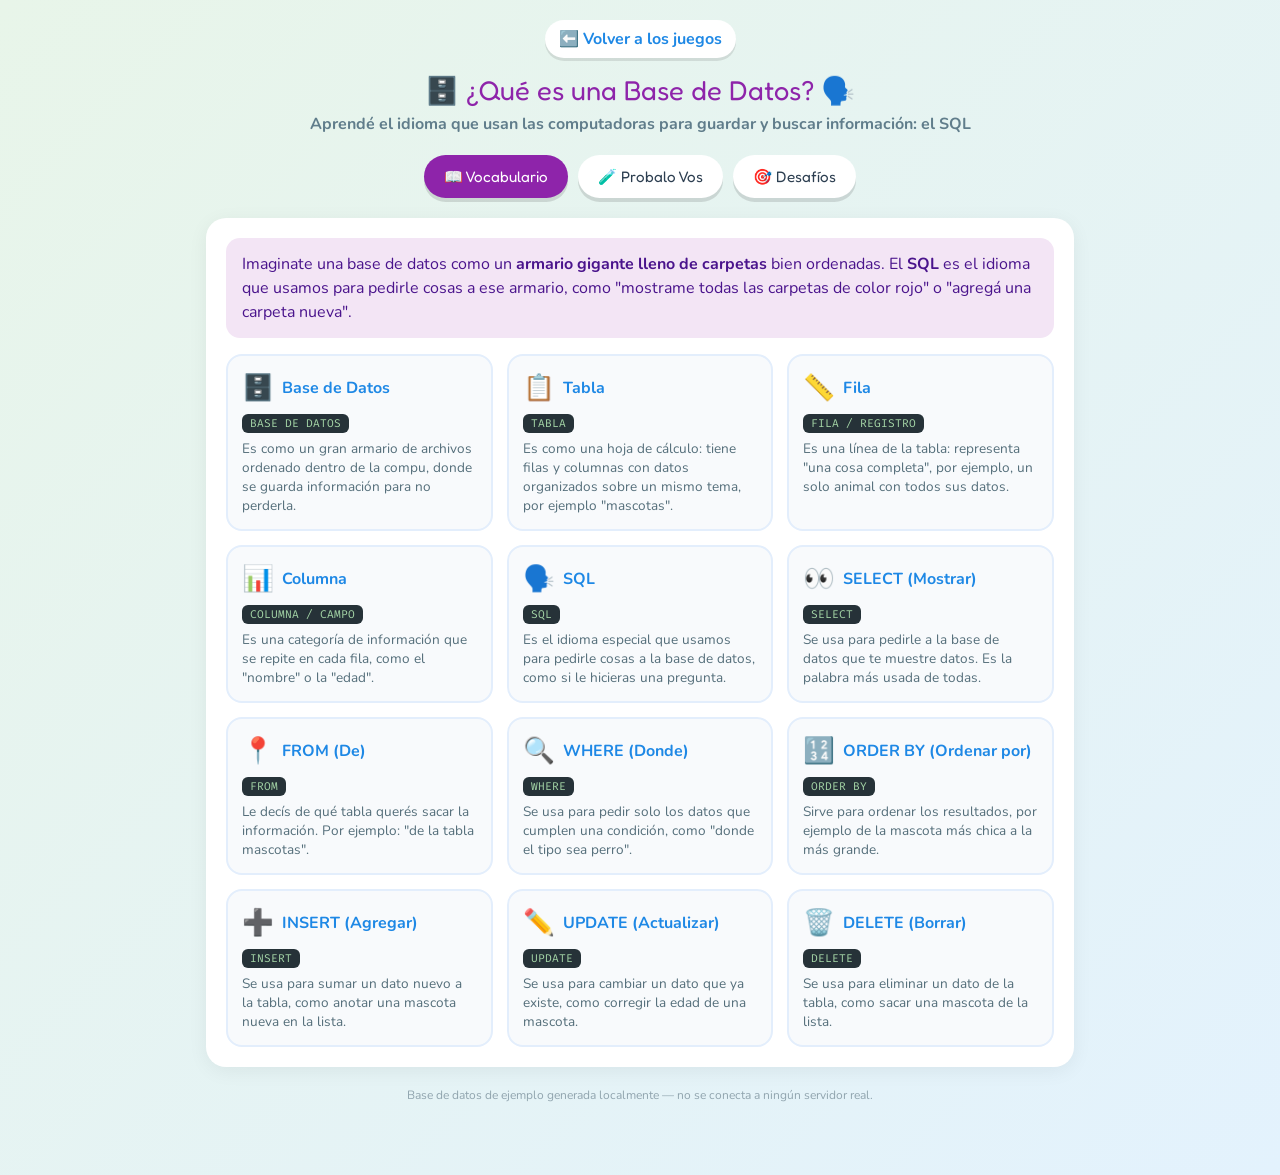
<file: explicacion-sql/index.html>
<!DOCTYPE html>
<html lang="es">

<head>
    <meta charset="UTF-8">
    <meta name="viewport" content="width=device-width, initial-scale=1.0">
    <title>¿Qué es SQL?</title>

    <link href="https://fonts.googleapis.com/css2?family=Fredoka+One&family=Nunito:wght@400;700;900&family=Fira+Code:wght@500&display=swap"
        rel="stylesheet">

    <link rel="stylesheet" href="style.css">
</head>

<body>

    <div id="sqlToast"></div>

    <div class="sql-app">

        <header class="sql-header">
            <a class="sql-back" href="../index.html">⬅️ Volver a los juegos</a>
            <h1>🗄️ ¿Qué es una Base de Datos? 🗣️</h1>
            <p class="sql-subtitle">Aprendé el idioma que usan las computadoras para guardar y buscar información: el SQL</p>
        </header>

        <nav class="sql-tabs">
            <button class="sql-tab active" data-tab="vocab" onclick="setTab('vocab')">📖 Vocabulario</button>
            <button class="sql-tab" data-tab="probar" onclick="setTab('probar')">🧪 Probalo Vos</button>
            <button class="sql-tab" data-tab="desafios" onclick="setTab('desafios')">🎯 Desafíos</button>
        </nav>

        <!-- ===================== TAB VOCABULARIO ===================== -->
        <section class="sql-panel" id="panel-vocab">
            <p class="sql-intro">
                Imaginate una base de datos como un <strong>armario gigante lleno de carpetas</strong> bien
                ordenadas. El <strong>SQL</strong> es el idioma que usamos para pedirle cosas a ese armario,
                como "mostrame todas las carpetas de color rojo" o "agregá una carpeta nueva".
            </p>
            <div class="sql-vocab-grid" id="vocabGrid"></div>
        </section>

        <!-- ===================== TAB PROBAR ===================== -->
        <section class="sql-panel" id="panel-probar" style="display:none;">
            <p class="sql-intro">
                Esta es la tabla <code>mascotas</code>. Armá tu propia consulta apretando los bloques y
                mirá qué pasa. ¡No hace falta escribir código!
            </p>

            <div class="sql-builder">
                <div class="qb-row">
                    <span class="qb-label">MOSTRAR</span>
                    <select id="qbColumns" class="qb-select" multiple size="4"></select>
                    <span class="qb-hint">(tocá una o varias; con nada elegido = todas)</span>
                </div>

                <div class="qb-row">
                    <span class="qb-label">DE</span>
                    <span class="qb-fixed">mascotas</span>
                </div>

                <div class="qb-row">
                    <label class="qb-toggle"><input type="checkbox" id="qbWhereToggle" onchange="renderBuilderState()"> DONDE (filtrar)</label>
                    <select id="qbWhereCol" class="qb-select-inline"></select>
                    <select id="qbWhereOp" class="qb-select-inline">
                        <option value="=">es igual a</option>
                        <option value=">">es mayor que</option>
                        <option value="<">es menor que</option>
                        <option value="contiene">contiene</option>
                    </select>
                    <input type="text" id="qbWhereVal" class="qb-input" placeholder="valor">
                </div>

                <div class="qb-row">
                    <label class="qb-toggle"><input type="checkbox" id="qbOrderToggle" onchange="renderBuilderState()"> ORDENAR POR</label>
                    <select id="qbOrderCol" class="qb-select-inline"></select>
                    <select id="qbOrderDir" class="qb-select-inline">
                        <option value="ASC">de menor a mayor (A-Z)</option>
                        <option value="DESC">de mayor a menor (Z-A)</option>
                    </select>
                </div>

                <button class="sql-run-btn" onclick="runBuilderQuery()">▶️ Ejecutar</button>
            </div>

            <div class="sql-code-box" id="sqlCodeBox">SELECT * FROM mascotas;</div>

            <h3 class="sql-result-title">Resultado:</h3>
            <div id="resultTableWrap"></div>

            <div class="sql-crud">
                <h3>➕ Agregar una mascota nueva (INSERT)</h3>
                <div class="crud-form">
                    <input type="text" id="newNombre" placeholder="nombre">
                    <input type="text" id="newTipo" placeholder="tipo (perro, gato...)">
                    <input type="number" id="newEdad" placeholder="edad">
                    <input type="text" id="newColor" placeholder="color">
                    <button class="sql-run-btn small" onclick="insertMascota()">Agregar</button>
                </div>
                <h3>📋 Tabla completa (tocá 🗑️ para borrar una fila = DELETE)</h3>
                <div id="fullTableWrap"></div>
                <button class="sql-reset-btn" onclick="resetData(true)">🔄 Reiniciar tabla</button>
            </div>
        </section>

        <!-- ===================== TAB DESAFIOS ===================== -->
        <section class="sql-panel" id="panel-desafios" style="display:none;">
            <div class="sql-quiz-score">⭐ <span id="challengeScore">0</span> / <span id="challengeTotal">0</span></div>
            <div class="sql-challenge-box">
                <h3 id="challengeText"></h3>
                <p class="sql-hint">Armá la consulta acá abajo (son los mismos bloques de "Probalo Vos") y apretá "Comprobar".</p>
            </div>

            <div class="sql-builder">
                <div class="qb-row">
                    <span class="qb-label">MOSTRAR</span>
                    <select id="chColumns" class="qb-select" multiple size="4"></select>
                    <span class="qb-hint">(tocá una o varias; con nada elegido = todas)</span>
                </div>
                <div class="qb-row">
                    <span class="qb-label">DE</span>
                    <span class="qb-fixed">mascotas</span>
                </div>
                <div class="qb-row">
                    <label class="qb-toggle"><input type="checkbox" id="chWhereToggle"> DONDE (filtrar)</label>
                    <select id="chWhereCol" class="qb-select-inline"></select>
                    <select id="chWhereOp" class="qb-select-inline">
                        <option value="=">es igual a</option>
                        <option value=">">es mayor que</option>
                        <option value="<">es menor que</option>
                        <option value="contiene">contiene</option>
                    </select>
                    <input type="text" id="chWhereVal" class="qb-input" placeholder="valor">
                </div>
                <div class="qb-row">
                    <label class="qb-toggle"><input type="checkbox" id="chOrderToggle"> ORDENAR POR</label>
                    <select id="chOrderCol" class="qb-select-inline"></select>
                    <select id="chOrderDir" class="qb-select-inline">
                        <option value="ASC">de menor a mayor (A-Z)</option>
                        <option value="DESC">de mayor a menor (Z-A)</option>
                    </select>
                </div>
                <button class="sql-run-btn" onclick="checkChallenge()">✅ Comprobar</button>
            </div>

            <div class="sql-code-box" id="challengeCodeBox"></div>
            <div class="sql-challenge-feedback" id="challengeFeedback"></div>
        </section>

        <p class="sql-credit">Base de datos de ejemplo generada localmente — no se conecta a ningún servidor real.</p>
    </div>

    <script src="script.js"></script>
</body>

</html>
</file>
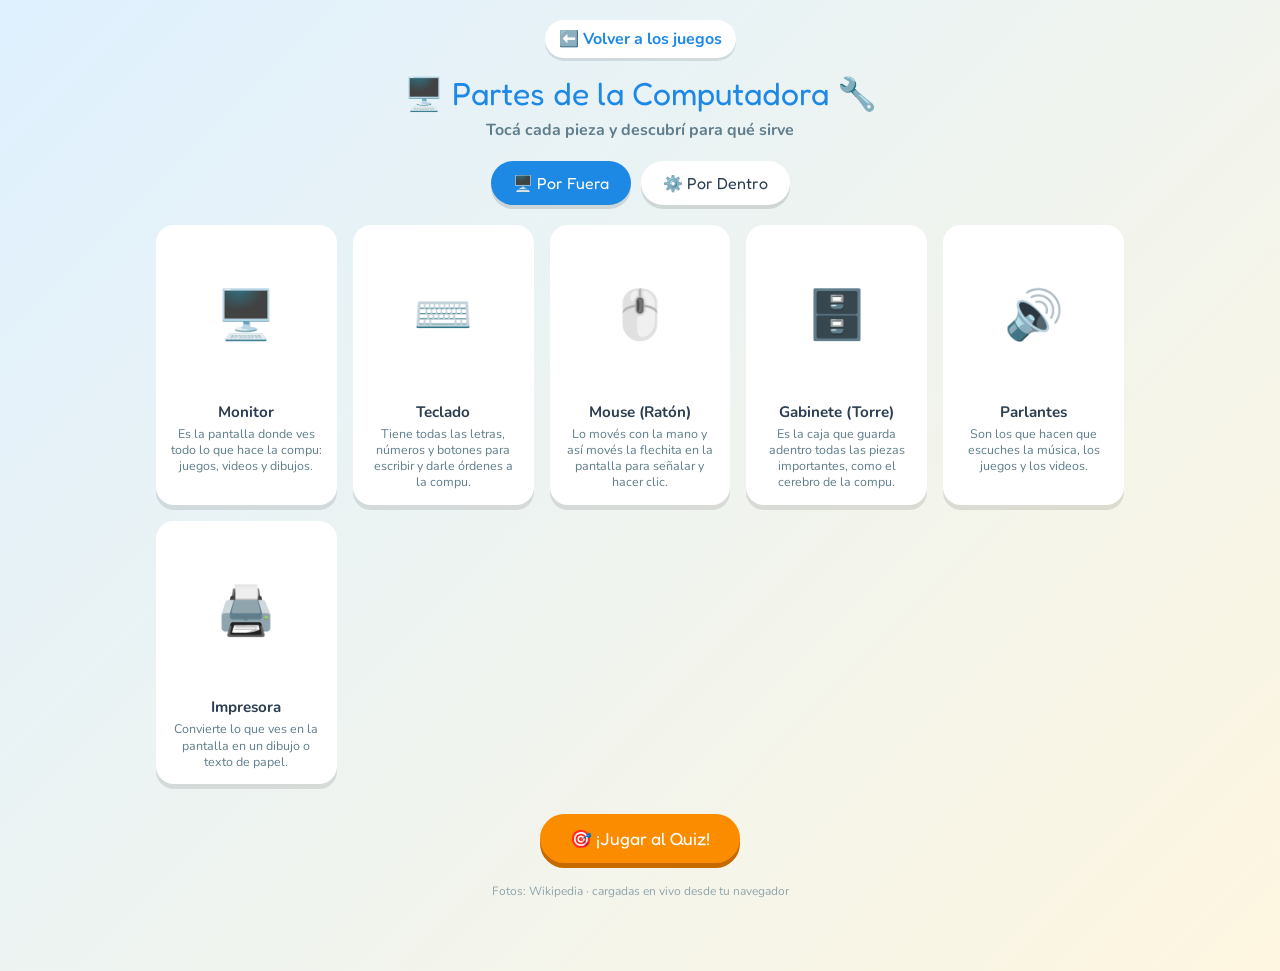
<file: partes-de-la-computadora/index.html>
<!DOCTYPE html>
<html lang="es">

<head>
    <meta charset="UTF-8">
    <meta name="viewport" content="width=device-width, initial-scale=1.0">
    <title>Partes de la Computadora</title>

    <link href="https://fonts.googleapis.com/css2?family=Fredoka+One&family=Nunito:wght@400;700;900&display=swap"
        rel="stylesheet">

    <link rel="stylesheet" href="style.css">
</head>

<body>

    <div id="pcToast"></div>

    <div class="pc-app">

        <header class="pc-header">
            <a class="pc-back" href="../index.html">⬅️ Volver a los juegos</a>
            <h1>🖥️ Partes de la Computadora 🔧</h1>
            <p class="pc-subtitle">Tocá cada pieza y descubrí para qué sirve</p>
        </header>

        <nav class="pc-tabs">
            <button class="pc-tab active" data-cat="exterior" onclick="setCategory('exterior')">🖥️ Por Fuera</button>
            <button class="pc-tab" data-cat="interior" onclick="setCategory('interior')">⚙️ Por Dentro</button>
        </nav>

        <div class="pc-grid" id="partsGrid"></div>

        <button class="pc-quiz-btn" onclick="startQuiz()">🎯 ¡Jugar al Quiz!</button>

        <p class="pc-credit">Fotos: Wikipedia · cargadas en vivo desde tu navegador</p>
    </div>

    <!-- Modal de detalle -->
    <div class="pc-modal-overlay" id="pcModalOverlay" onclick="closeModalOutside(event)">
        <div class="pc-modal">
            <button class="pc-modal-close" onclick="closeModal()">✖️</button>
            <div class="pc-modal-media" id="pcModalMedia"></div>
            <h2 id="pcModalTitle"></h2>
            <p id="pcModalDesc"></p>
            <div class="pc-modal-fun" id="pcModalFun"></div>
        </div>
    </div>

    <!-- Pantalla de Quiz -->
    <div class="pc-quiz-overlay" id="pcQuizOverlay">
        <div class="pc-quiz-box">
            <button class="pc-modal-close" onclick="closeQuiz()">✖️</button>
            <div class="pc-quiz-score">⭐ <span id="quizScore">0</span> / <span id="quizTotal">10</span></div>
            <div class="pc-quiz-media" id="quizMedia"></div>
            <h2 id="quizQuestion">¿Qué pieza es esta?</h2>
            <div class="pc-quiz-options" id="quizOptions"></div>
            <div class="pc-quiz-feedback" id="quizFeedback"></div>
        </div>
    </div>

    <script src="script.js"></script>
</body>

</html>
</file>
<file: explicacion-sql/style.css>
:root {
    --sql-blue: #1e88e5;
    --sql-green: #43a047;
    --sql-orange: #fb8c00;
    --sql-red: #e53935;
    --sql-purple: #8e24aa;
    --sql-panel: #ffffff;
    --sql-text: #2c3e50;
}

* {
    box-sizing: border-box;
}

body {
    margin: 0;
    font-family: 'Nunito', sans-serif;
    background: linear-gradient(135deg, #e8f5e9 0%, #e3f2fd 100%);
    color: var(--sql-text);
    min-height: 100vh;
}

h1, h2 {
    font-family: 'Fredoka One', cursive;
    font-weight: normal;
}

.sql-app {
    max-width: 900px;
    margin: 0 auto;
    padding: 20px 16px 60px;
}

.sql-header {
    text-align: center;
    margin-bottom: 20px;
}

.sql-back {
    display: inline-block;
    margin-bottom: 10px;
    color: var(--sql-blue);
    text-decoration: none;
    font-weight: 700;
    background: var(--sql-panel);
    padding: 8px 14px;
    border-radius: 999px;
    box-shadow: 0 3px 0 rgba(0,0,0,0.1);
}

.sql-header h1 {
    font-size: 1.7rem;
    color: var(--sql-purple);
    margin: 6px 0;
}

.sql-subtitle {
    color: #607d8b;
    font-weight: 700;
    margin: 0;
}

.sql-tabs {
    display: flex;
    justify-content: center;
    gap: 10px;
    margin: 20px 0;
    flex-wrap: wrap;
}

.sql-tab {
    font-family: 'Fredoka One', cursive;
    font-size: 0.95rem;
    padding: 12px 20px;
    border: none;
    border-radius: 999px;
    background: var(--sql-panel);
    color: var(--sql-text);
    cursor: pointer;
    box-shadow: 0 4px 0 rgba(0,0,0,0.12);
}

.sql-tab.active {
    background: var(--sql-purple);
    color: white;
}

.sql-panel {
    background: var(--sql-panel);
    border-radius: 20px;
    padding: 20px;
    box-shadow: 0 4px 20px rgba(0,0,0,0.06);
}

.sql-intro {
    background: #f3e5f5;
    border-radius: 14px;
    padding: 14px 16px;
    line-height: 1.5;
    color: #4a148c;
    margin-top: 0;
}

.sql-intro code {
    background: #e1bee7;
    padding: 2px 6px;
    border-radius: 6px;
}

/* Vocabulario */
.sql-vocab-grid {
    display: grid;
    grid-template-columns: repeat(auto-fill, minmax(220px, 1fr));
    gap: 14px;
}

.sql-vocab-card {
    background: #f8fafc;
    border-radius: 16px;
    padding: 14px;
    border: 2px solid #e3eefc;
}

.sql-vocab-card .vc-top {
    display: flex;
    align-items: center;
    gap: 8px;
    margin-bottom: 6px;
}

.sql-vocab-card .vc-emoji {
    font-size: 1.6rem;
}

.sql-vocab-card h3 {
    margin: 0;
    font-size: 1rem;
    color: var(--sql-blue);
}

.sql-vocab-card .vc-tag {
    display: inline-block;
    font-family: 'Fira Code', monospace;
    font-size: 0.7rem;
    background: #263238;
    color: #a5d6a7;
    padding: 2px 8px;
    border-radius: 6px;
    margin-bottom: 6px;
}

.sql-vocab-card p {
    margin: 0;
    font-size: 0.85rem;
    color: #546e7a;
    line-height: 1.4;
}

/* Query builder */
.sql-builder {
    background: #f1f8ff;
    border-radius: 16px;
    padding: 16px;
    margin: 16px 0;
}

.qb-row {
    display: flex;
    align-items: center;
    gap: 8px;
    flex-wrap: wrap;
    margin-bottom: 12px;
}

.qb-label {
    font-family: 'Fredoka One', cursive;
    background: var(--sql-blue);
    color: white;
    padding: 8px 14px;
    border-radius: 10px;
    font-size: 0.85rem;
}

.qb-fixed {
    font-family: 'Fira Code', monospace;
    background: #eceff1;
    padding: 8px 14px;
    border-radius: 10px;
    font-weight: 700;
}

.qb-toggle {
    font-weight: 700;
    display: flex;
    align-items: center;
    gap: 6px;
    background: var(--sql-orange);
    color: white;
    padding: 8px 14px;
    border-radius: 10px;
    font-size: 0.85rem;
    cursor: pointer;
}

.qb-select, .qb-select-inline, .qb-input {
    font-family: 'Nunito', sans-serif;
    font-size: 0.85rem;
    border: 2px solid #cfd8dc;
    border-radius: 10px;
    padding: 6px 10px;
}

.qb-select {
    min-width: 140px;
}

.qb-hint {
    font-size: 0.75rem;
    color: #90a4ae;
}

.sql-run-btn {
    font-family: 'Fredoka One', cursive;
    background: var(--sql-green);
    color: white;
    border: none;
    padding: 12px 26px;
    border-radius: 999px;
    cursor: pointer;
    font-size: 1rem;
    box-shadow: 0 4px 0 #2e7d32;
}

.sql-run-btn.small {
    padding: 8px 16px;
    font-size: 0.85rem;
    box-shadow: 0 3px 0 #2e7d32;
}

.sql-reset-btn {
    margin-top: 10px;
    background: #eceff1;
    border: none;
    padding: 8px 16px;
    border-radius: 999px;
    cursor: pointer;
    font-weight: 700;
    color: #607d8b;
}

.sql-code-box {
    font-family: 'Fira Code', monospace;
    background: #1e272e;
    color: #7ee787;
    padding: 14px 16px;
    border-radius: 12px;
    overflow-x: auto;
    white-space: pre-wrap;
    word-break: break-word;
    font-size: 0.85rem;
}

.sql-result-title {
    margin: 18px 0 8px;
}

table.sql-table {
    width: 100%;
    border-collapse: collapse;
    font-size: 0.85rem;
}

table.sql-table th {
    background: var(--sql-blue);
    color: white;
    padding: 8px;
    text-align: left;
}

table.sql-table td {
    padding: 8px;
    border-bottom: 1px solid #eceff1;
}

table.sql-table tr:nth-child(even) {
    background: #f8fafc;
}

.sql-empty {
    padding: 14px;
    color: #90a4ae;
    font-style: italic;
}

.sql-crud {
    margin-top: 26px;
    border-top: 2px dashed #cfd8dc;
    padding-top: 18px;
}

.crud-form {
    display: flex;
    gap: 8px;
    flex-wrap: wrap;
    margin-bottom: 16px;
}

.crud-form input {
    flex: 1 1 120px;
    border: 2px solid #cfd8dc;
    border-radius: 10px;
    padding: 8px 10px;
    font-family: 'Nunito', sans-serif;
}

.del-btn {
    border: none;
    background: none;
    cursor: pointer;
    font-size: 1rem;
}

/* Desafios */
.sql-quiz-score {
    font-family: 'Fredoka One', cursive;
    font-size: 1.2rem;
    color: var(--sql-orange);
    text-align: center;
    margin-bottom: 10px;
}

.sql-challenge-box {
    background: #fff8e1;
    border-radius: 14px;
    padding: 14px 16px;
    margin-bottom: 10px;
}

.sql-challenge-box h3 {
    margin: 0 0 6px;
    color: #8d6e00;
}

.sql-hint {
    margin: 0;
    font-size: 0.8rem;
    color: #a1887f;
}

.sql-challenge-feedback {
    margin-top: 12px;
    font-weight: 900;
    text-align: center;
    min-height: 26px;
}

.sql-credit {
    text-align: center;
    font-size: 0.75rem;
    color: #90a4ae;
    margin-top: 20px;
}

#sqlToast {
    position: fixed;
    top: 16px;
    left: 50%;
    transform: translateX(-50%);
    z-index: 1200;
    display: flex;
    flex-direction: column;
    gap: 8px;
    align-items: center;
}

.sql-toast-item {
    background: var(--sql-text);
    color: white;
    padding: 10px 18px;
    border-radius: 999px;
    font-weight: 700;
    box-shadow: 0 4px 10px rgba(0,0,0,0.2);
    font-family: 'Fira Code', monospace;
    font-size: 0.8rem;
}

@media (max-width: 480px) {
    .sql-header h1 { font-size: 1.3rem; }
    .qb-row { flex-direction: column; align-items: stretch; }
}
</file>
<file: partes-de-la-computadora/style.css>
:root {
    --pc-blue: #1e88e5;
    --pc-green: #43a047;
    --pc-orange: #fb8c00;
    --pc-red: #e53935;
    --pc-purple: #8e24aa;
    --pc-bg: #eef4fb;
    --pc-panel: #ffffff;
    --pc-text: #2c3e50;
}

* {
    box-sizing: border-box;
}

body {
    margin: 0;
    font-family: 'Nunito', sans-serif;
    background: linear-gradient(135deg, #dff1ff 0%, #fef6e0 100%);
    color: var(--pc-text);
    min-height: 100vh;
}

h1, h2 {
    font-family: 'Fredoka One', cursive;
    font-weight: normal;
}

.pc-app {
    max-width: 1000px;
    margin: 0 auto;
    padding: 20px 16px 60px;
}

.pc-header {
    text-align: center;
    position: relative;
    margin-bottom: 20px;
}

.pc-back {
    display: inline-block;
    margin-bottom: 10px;
    color: var(--pc-blue);
    text-decoration: none;
    font-weight: 700;
    background: var(--pc-panel);
    padding: 8px 14px;
    border-radius: 999px;
    box-shadow: 0 3px 0 rgba(0,0,0,0.1);
}

.pc-back:hover {
    transform: translateY(-1px);
}

.pc-header h1 {
    font-size: 2rem;
    color: var(--pc-blue);
    margin: 6px 0;
}

.pc-subtitle {
    color: #607d8b;
    font-weight: 700;
    margin: 0;
}

.pc-tabs {
    display: flex;
    justify-content: center;
    gap: 10px;
    margin: 20px 0;
    flex-wrap: wrap;
}

.pc-tab {
    font-family: 'Fredoka One', cursive;
    font-size: 1rem;
    padding: 12px 22px;
    border: none;
    border-radius: 999px;
    background: var(--pc-panel);
    color: var(--pc-text);
    cursor: pointer;
    box-shadow: 0 4px 0 rgba(0,0,0,0.12);
    transition: transform 0.15s;
}

.pc-tab:hover {
    transform: translateY(-2px);
}

.pc-tab.active {
    background: var(--pc-blue);
    color: white;
}

.pc-grid {
    display: grid;
    grid-template-columns: repeat(auto-fill, minmax(160px, 1fr));
    gap: 16px;
}

.pc-card {
    background: var(--pc-panel);
    border-radius: 18px;
    padding: 14px;
    text-align: center;
    cursor: pointer;
    box-shadow: 0 5px 0 rgba(0,0,0,0.1);
    transition: transform 0.15s, box-shadow 0.15s;
}

.pc-card:hover {
    transform: translateY(-4px);
    box-shadow: 0 8px 0 rgba(0,0,0,0.12);
}

.pc-media {
    width: 100%;
    aspect-ratio: 1 / 1;
    border-radius: 14px;
    display: flex;
    align-items: center;
    justify-content: center;
    font-size: 3rem;
    margin-bottom: 10px;
    overflow: hidden;
    position: relative;
}

.pc-media img {
    width: 100%;
    height: 100%;
    object-fit: cover;
    animation: pcFadeIn 0.4s ease;
}

@keyframes pcFadeIn {
    from { opacity: 0; }
    to { opacity: 1; }
}

.pc-card h3 {
    font-size: 0.95rem;
    margin: 4px 0;
}

.pc-card p {
    font-size: 0.78rem;
    color: #607d8b;
    margin: 0;
    line-height: 1.3;
}

.pc-quiz-btn {
    display: block;
    margin: 30px auto 0;
    font-family: 'Fredoka One', cursive;
    font-size: 1.1rem;
    padding: 14px 30px;
    border: none;
    border-radius: 999px;
    background: var(--pc-orange);
    color: white;
    cursor: pointer;
    box-shadow: 0 5px 0 #c56900;
}

.pc-quiz-btn:hover {
    transform: translateY(-2px);
}

.pc-credit {
    text-align: center;
    font-size: 0.75rem;
    color: #90a4ae;
    margin-top: 20px;
}

/* Modal */
.pc-modal-overlay, .pc-quiz-overlay {
    display: none;
    position: fixed;
    inset: 0;
    background: rgba(20, 30, 40, 0.55);
    align-items: center;
    justify-content: center;
    z-index: 999;
    padding: 16px;
}

.pc-modal-overlay.open, .pc-quiz-overlay.open {
    display: flex;
}

.pc-modal, .pc-quiz-box {
    background: var(--pc-panel);
    border-radius: 22px;
    padding: 26px;
    max-width: 420px;
    width: 100%;
    text-align: center;
    position: relative;
    max-height: 90vh;
    overflow-y: auto;
}

.pc-modal-close {
    position: absolute;
    top: 12px;
    right: 12px;
    border: none;
    background: #eceff1;
    border-radius: 50%;
    width: 34px;
    height: 34px;
    cursor: pointer;
    font-size: 0.9rem;
}

.pc-modal-media {
    width: 100%;
    aspect-ratio: 4 / 3;
    border-radius: 16px;
    overflow: hidden;
    display: flex;
    align-items: center;
    justify-content: center;
    font-size: 5rem;
    margin-bottom: 14px;
    background: #f1f6fb;
}

.pc-modal-media img {
    width: 100%;
    height: 100%;
    object-fit: cover;
}

.pc-modal h2 {
    color: var(--pc-blue);
    margin: 0 0 10px;
}

.pc-modal p {
    line-height: 1.5;
}

.pc-modal-fun {
    margin-top: 14px;
    background: #fff8e1;
    border-radius: 12px;
    padding: 10px;
    font-weight: 700;
    color: #8d6e00;
    font-size: 0.9rem;
}

/* Quiz */
.pc-quiz-score {
    font-family: 'Fredoka One', cursive;
    font-size: 1.2rem;
    color: var(--pc-orange);
    margin-bottom: 10px;
}

.pc-quiz-media {
    width: 100%;
    max-width: 260px;
    aspect-ratio: 1 / 1;
    margin: 0 auto 14px;
    border-radius: 16px;
    background: #f1f6fb;
    display: flex;
    align-items: center;
    justify-content: center;
    font-size: 4.5rem;
    overflow: hidden;
}

.pc-quiz-media img {
    width: 100%;
    height: 100%;
    object-fit: cover;
}

.pc-quiz-options {
    display: grid;
    grid-template-columns: 1fr 1fr;
    gap: 10px;
    margin-top: 16px;
}

.pc-quiz-opt {
    font-family: 'Nunito', sans-serif;
    font-weight: 700;
    padding: 12px 8px;
    border: none;
    border-radius: 12px;
    background: #e3f2fd;
    color: var(--pc-blue);
    cursor: pointer;
    font-size: 0.9rem;
}

.pc-quiz-opt:hover {
    background: #bbdefb;
}

.pc-quiz-opt.correct {
    background: var(--pc-green);
    color: white;
}

.pc-quiz-opt.wrong {
    background: var(--pc-red);
    color: white;
}

.pc-quiz-feedback {
    margin-top: 14px;
    font-weight: 900;
    min-height: 24px;
}

#pcToast {
    position: fixed;
    top: 16px;
    left: 50%;
    transform: translateX(-50%);
    z-index: 1200;
    display: flex;
    flex-direction: column;
    gap: 8px;
    align-items: center;
}

.pc-toast-item {
    background: var(--pc-text);
    color: white;
    padding: 10px 18px;
    border-radius: 999px;
    font-weight: 700;
    box-shadow: 0 4px 10px rgba(0,0,0,0.2);
    animation: pcToastIn 0.25s ease;
}

@keyframes pcToastIn {
    from { opacity: 0; transform: translateY(-10px); }
    to { opacity: 1; transform: translateY(0); }
}

@media (max-width: 480px) {
    .pc-header h1 { font-size: 1.5rem; }
    .pc-quiz-options { grid-template-columns: 1fr; }
}
</file>
